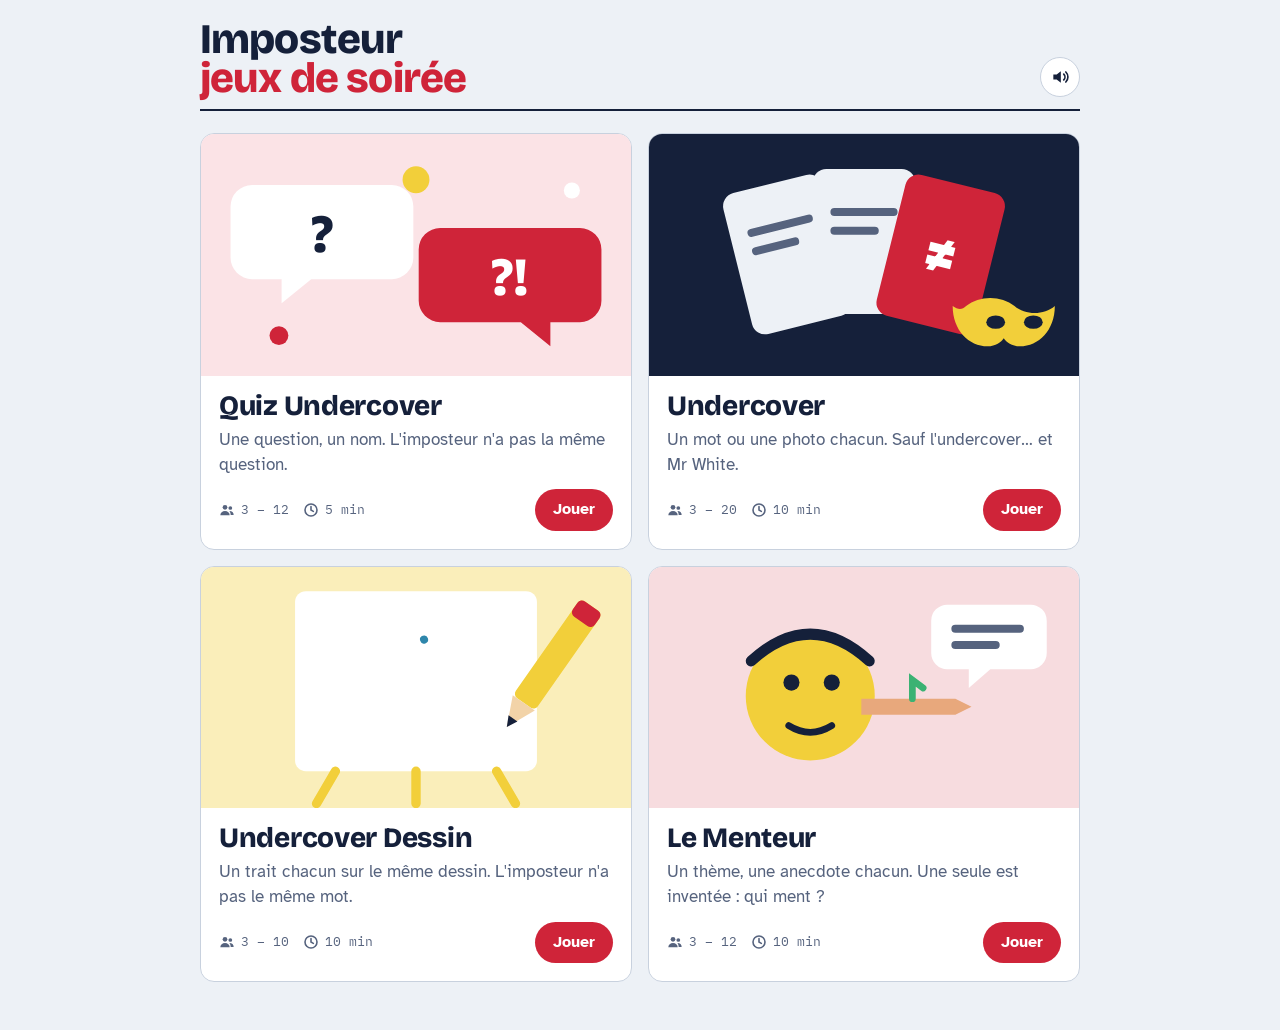
<file: index.html>
<!doctype html>
<html lang="fr">
<head>
<meta charset="utf-8">
<meta name="viewport" content="width=device-width, initial-scale=1, viewport-fit=cover">
<title>Imposteur : jeux de soirée</title>
<meta name="description" content="Jeux de soirée à jouer entre potes sur un seul téléphone.">
<meta name="theme-color" content="#15203A">
<meta name="apple-mobile-web-app-capable" content="yes">
<meta name="mobile-web-app-capable" content="yes">
<meta name="apple-mobile-web-app-status-bar-style" content="default">
<meta name="apple-mobile-web-app-title" content="Imposteur">
<link rel="manifest" href="manifest.webmanifest">
<link rel="apple-touch-icon" href="assets/icons/apple-touch-icon.png">
<link rel="icon" type="image/png" href="assets/icons/icon-192.png">
<link rel="preconnect" href="https://fonts.googleapis.com">
<link rel="preconnect" href="https://fonts.gstatic.com" crossorigin>
<link rel="stylesheet" href="https://fonts.googleapis.com/css2?family=Bricolage+Grotesque:opsz,wght@12..96,700;12..96,800&family=Atkinson+Hyperlegible:wght@400;700&family=IBM+Plex+Mono:wght@500;600&display=swap">
<link rel="stylesheet" href="assets/css/base.css">
</head>
<body>
<main class="sheet wide">
  <header class="head">
    <div class="brand">Imposteur<br><em>jeux de soirée</em></div>
    <div class="head-r"><span id="snd"></span></div>
  </header>
  <section class="games" id="games" aria-label="Jeux"></section>
</main>
<script src="assets/js/catalogue.js"></script>
<script src="assets/js/fx.js"></script>
<script>
  const esc = s => String(s).replace(/[&<>"']/g, c => ({ "&": "&amp;", "<": "&lt;", ">": "&gt;", '"': "&quot;", "'": "&#39;" }[c]));
  // Illustrations animées des cartes (couleurs via les tokens du thème).
  const ART = {
    quiz: `<svg viewBox="0 0 320 180" aria-hidden="true">
      <g class="bob" style="--d:0s"><path d="M38 38h104a16 16 0 0 1 16 16v38a16 16 0 0 1-16 16H82l-22 18v-18H38a16 16 0 0 1-16-16V54a16 16 0 0 1 16-16z" fill="var(--card)"/><text x="90" y="88" text-anchor="middle" font-family="var(--f-display)" font-weight="800" font-size="40" fill="var(--ink)">?</text></g>
      <g class="bob" style="--d:-1.2s"><path d="M178 70h104a16 16 0 0 1 16 16v38a16 16 0 0 1-16 16h-22v18l-22-18h-60a16 16 0 0 1-16-16V86a16 16 0 0 1 16-16z" fill="var(--stamp)"/><text x="230" y="120" text-anchor="middle" font-family="var(--f-display)" font-weight="800" font-size="40" fill="var(--stamp-ink)">?!</text></g>
      <g class="bob" style="--d:-2.1s"><circle cx="160" cy="34" r="10" fill="var(--mark)"/><circle cx="276" cy="42" r="6" fill="var(--card)"/><circle cx="58" cy="150" r="7" fill="var(--stamp)"/></g>
    </svg>`,
    undercover: `<svg viewBox="0 0 320 180" aria-hidden="true">
      <g class="sway" style="--r:-14deg;--d:0s"><rect x="78" y="34" width="76" height="108" rx="10" fill="var(--paper)"/><path d="M94 66h44M94 80h30" stroke="var(--muted)" stroke-width="6" stroke-linecap="round"/></g>
      <g class="sway" style="--r:0deg;--d:-.8s"><rect x="122" y="26" width="76" height="108" rx="10" fill="var(--paper)"/><path d="M138 58h44M138 72h30" stroke="var(--muted)" stroke-width="6" stroke-linecap="round"/></g>
      <g class="sway" style="--r:14deg;--d:-1.6s"><rect x="166" y="34" width="76" height="108" rx="10" fill="var(--stamp)"/><text x="204" y="104" text-anchor="middle" font-family="var(--f-display)" font-weight="800" font-size="46" fill="var(--stamp-ink)">≠</text></g>
      <g class="bob" style="--d:-.6s"><path d="M236 128c10-8 26-8 36 0 8 7 22 7 30 0 0 18-12 30-26 30-6 0-10-3-12-6-2 3-6 6-12 6-14 0-26-12-26-30 4 3 7 3 10 0z" fill="var(--mark)"/><ellipse cx="258" cy="140" rx="7" ry="5" fill="var(--ink)"/><ellipse cx="286" cy="140" rx="7" ry="5" fill="var(--ink)"/></g>
    </svg>`,
    dessin: `<svg viewBox="0 0 320 180" aria-hidden="true">
      <rect x="70" y="18" width="180" height="134" rx="8" fill="#FFFFFF"/>
      <path class="scribble" pathLength="1" d="M96 120c18-40 34-62 52-60s14 40 30 42 22-50 40-52 10 46 18 58" fill="none" stroke="var(--stamp)" stroke-width="7" stroke-linecap="round" stroke-linejoin="round"/>
      <path class="scribble s2" pathLength="1" d="M104 56c20 6 44 4 62-2" fill="none" stroke="#2E86AB" stroke-width="6" stroke-linecap="round"/>
      <path d="M100 152l-14 24M220 152l14 24M160 152v24" stroke="var(--mark)" stroke-width="7" stroke-linecap="round"/>
      <g class="bob" style="--d:-.4s"><g transform="rotate(35 262 70)"><rect x="252" y="20" width="20" height="88" rx="4" fill="var(--mark)"/><path d="M252 108h20l-10 22z" fill="#F2D3A8"/><path d="M258 122h8l-4 8z" fill="var(--ink)"/><rect x="252" y="20" width="20" height="14" rx="4" fill="var(--stamp)"/></g></g>
    </svg>`,
    menteur: `<svg viewBox="0 0 320 180" aria-hidden="true">
      <g class="bob" style="--d:-.3s"><circle cx="120" cy="96" r="48" fill="var(--mark)"/>
        <circle cx="106" cy="86" r="6" fill="var(--ink)"/><circle cx="136" cy="86" r="6" fill="var(--ink)"/>
        <path d="M104 118q16 10 32 0" fill="none" stroke="var(--ink)" stroke-width="5" stroke-linecap="round"/>
        <path d="M76 70q44-40 88 0" fill="none" stroke="var(--ink)" stroke-width="8" stroke-linecap="round"/>
        <g class="nose"><path d="M158 98h70l12 6-12 6h-70z" fill="#E8A87C"/><path d="M196 98v-14l8 6" fill="none" stroke="#3BB273" stroke-width="5" stroke-linecap="round"/></g></g>
      <g class="bob" style="--d:-1.4s"><path d="M222 28h62a12 12 0 0 1 12 12v24a12 12 0 0 1-12 12h-30l-16 14v-14h-16a12 12 0 0 1-12-12V40a12 12 0 0 1 12-12z" fill="var(--card)"/>
        <path d="M228 46h48M228 58h30" stroke="var(--muted)" stroke-width="6" stroke-linecap="round"/></g>
    </svg>`
  };
  const PEOPLE = `<svg viewBox="0 0 24 24" aria-hidden="true"><circle cx="9" cy="8" r="3.5"/><path d="M2 20c0-4 3-6.5 7-6.5s7 2.5 7 6.5z"/><circle cx="17" cy="9" r="2.8"/><path d="M15.5 13.6c4 0 6.5 2.3 6.5 5.9h-4.5c0-2.3-.7-4.3-2-5.9z"/></svg>`;
  const CLOCK = `<svg viewBox="0 0 24 24" aria-hidden="true"><circle cx="12" cy="12" r="9" fill="none" stroke="currentColor" stroke-width="2.4"/><path d="M12 7v5l3.5 2" fill="none" stroke="currentColor" stroke-width="2.4" stroke-linecap="round"/></svg>`;
  const ongoing = key => { try { const s = JSON.parse(localStorage.getItem(key) || "null"); return !!(s && s.g && s.screen && s.screen !== "result" && s.screen !== "setup"); } catch (e) { return false; } };
  document.getElementById("games").innerHTML = GAMES.map((g, i) => {
    const live = g.save && ongoing(g.save);
    return `<a class="game game-${g.art}" href="${esc(g.path)}" style="--i:${i}">
      <div class="art">${ART[g.art] || ""}${live ? `<span class="live">Partie en cours</span>` : ""}</div>
      <div class="game-body">
        <h2>${esc(g.title)}</h2>
        <p>${esc(g.pitch)}</p>
        <div class="meta"><span>${PEOPLE}${esc(g.players)}</span><span>${CLOCK}${esc(g.time)}</span><span class="play">${live ? "Reprendre" : "Jouer"}</span></div>
      </div>
    </a>`;
  }).join("");
  document.getElementById("games").addEventListener("click", e => { if (e.target.closest(".game")) { fx.buzz(10); fx.sound("tick"); } });
  document.getElementById("snd").outerHTML = fx.soundButton();
</script>
<script src="assets/js/pwa.js"></script>
</body>
</html>
</file>
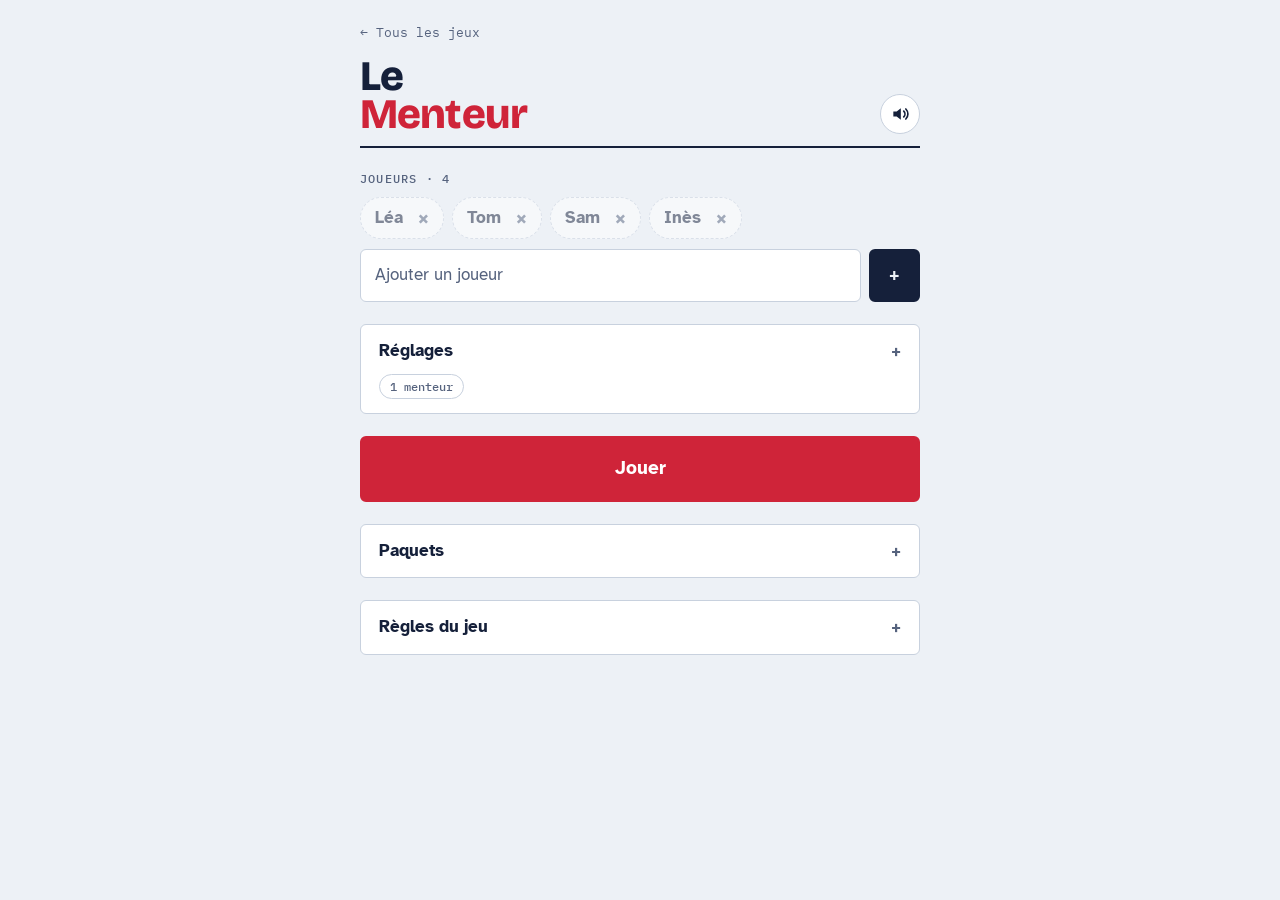
<file: jeux/menteur/index.html>
<!doctype html>
<html lang="fr">
<head>
<meta charset="utf-8">
<meta name="viewport" content="width=device-width, initial-scale=1, viewport-fit=cover">
<title>Le Menteur · Imposteur</title>
<meta name="description" content="Jeux de soirée à jouer entre potes sur un seul téléphone.">
<meta name="theme-color" content="#15203A">
<meta name="apple-mobile-web-app-capable" content="yes">
<meta name="mobile-web-app-capable" content="yes">
<meta name="apple-mobile-web-app-status-bar-style" content="default">
<meta name="apple-mobile-web-app-title" content="Imposteur">
<link rel="manifest" href="../../manifest.webmanifest">
<link rel="apple-touch-icon" href="../../assets/icons/apple-touch-icon.png">
<link rel="icon" type="image/png" href="../../assets/icons/icon-192.png">
<link rel="preconnect" href="https://fonts.googleapis.com">
<link rel="preconnect" href="https://fonts.gstatic.com" crossorigin>
<link rel="stylesheet" href="https://fonts.googleapis.com/css2?family=Bricolage+Grotesque:opsz,wght@12..96,700;12..96,800&family=Atkinson+Hyperlegible:wght@400;700&family=IBM+Plex+Mono:wght@500;600&display=swap">
<link rel="stylesheet" href="../../assets/css/base.css">
<link rel="stylesheet" href="../undercover/style.css">
<link rel="stylesheet" href="style.css">
</head>
<body>
<main id="app" class="sheet" aria-live="polite"></main>
<script src="themes.js"></script>
<script src="../../assets/js/ressemblance.js"></script>
<script src="../../assets/js/paquets.js"></script>
<script src="../../assets/js/fx.js"></script>
<script src="game.js"></script>
<script src="../../assets/js/pwa.js"></script>
</body>
</html>
</file>
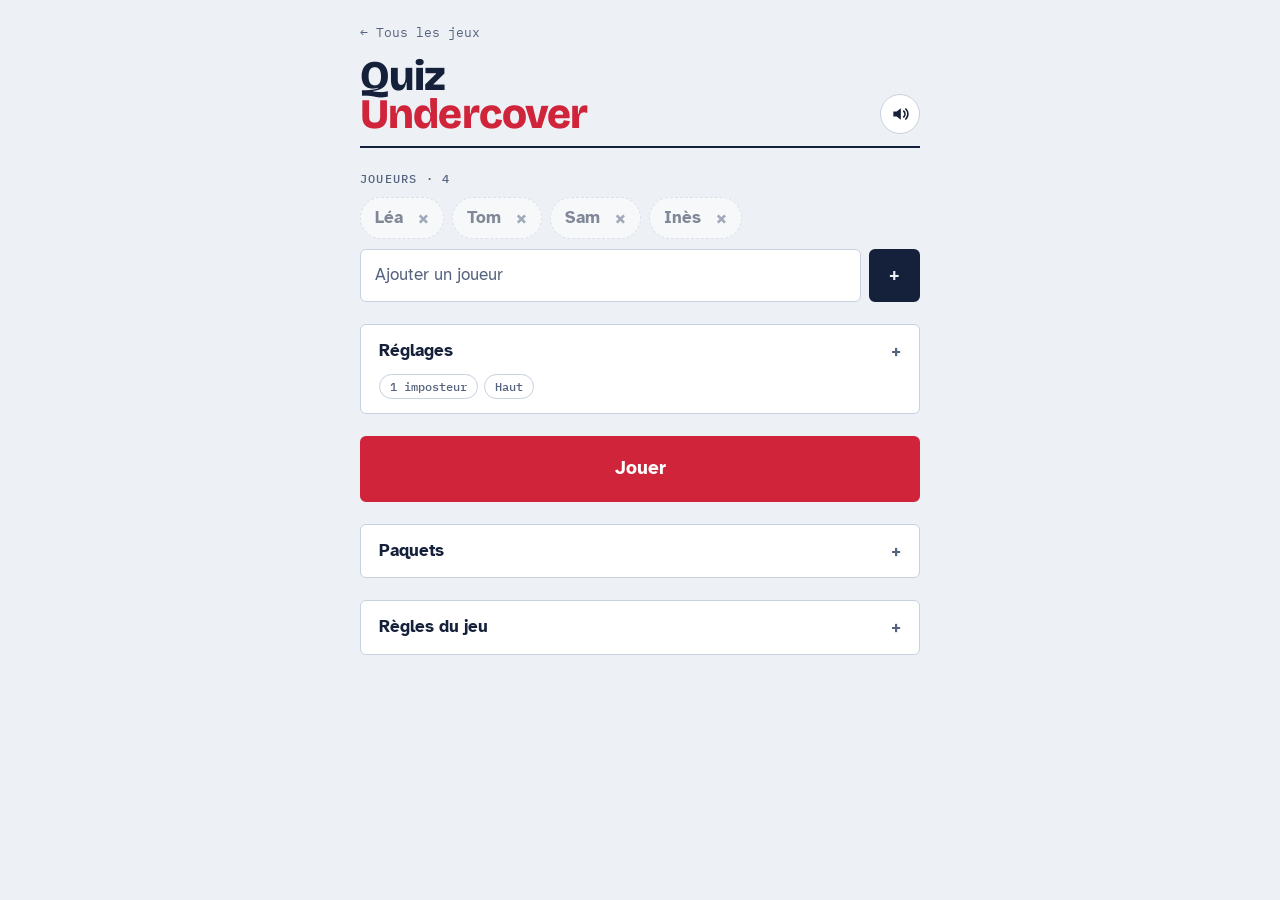
<file: jeux/quiz-undercover/index.html>
<!doctype html>
<html lang="fr">
<head>
<meta charset="utf-8">
<meta name="viewport" content="width=device-width, initial-scale=1, viewport-fit=cover">
<title>Quiz Undercover · Imposteur</title>
<meta name="description" content="Jeux de soirée à jouer entre potes sur un seul téléphone.">
<meta name="theme-color" content="#15203A">
<meta name="apple-mobile-web-app-capable" content="yes">
<meta name="mobile-web-app-capable" content="yes">
<meta name="apple-mobile-web-app-status-bar-style" content="default">
<meta name="apple-mobile-web-app-title" content="Imposteur">
<link rel="manifest" href="../../manifest.webmanifest">
<link rel="apple-touch-icon" href="../../assets/icons/apple-touch-icon.png">
<link rel="icon" type="image/png" href="../../assets/icons/icon-192.png">
<link rel="preconnect" href="https://fonts.googleapis.com">
<link rel="preconnect" href="https://fonts.gstatic.com" crossorigin>
<link rel="stylesheet" href="https://fonts.googleapis.com/css2?family=Bricolage+Grotesque:opsz,wght@12..96,700;12..96,800&family=Atkinson+Hyperlegible:wght@400;700&family=IBM+Plex+Mono:wght@500;600&display=swap">
<link rel="stylesheet" href="../../assets/css/base.css">
<link rel="stylesheet" href="style.css">
</head>
<body>
<main id="app" class="sheet" aria-live="polite"></main>
<script src="questions.js"></script>
<script src="../../assets/js/ressemblance.js"></script>
<script src="../../assets/js/paquets.js"></script>
<script src="../../assets/js/fx.js"></script>
<script src="game.js"></script>
<script src="../../assets/js/pwa.js"></script>
</body>
</html>
</file>
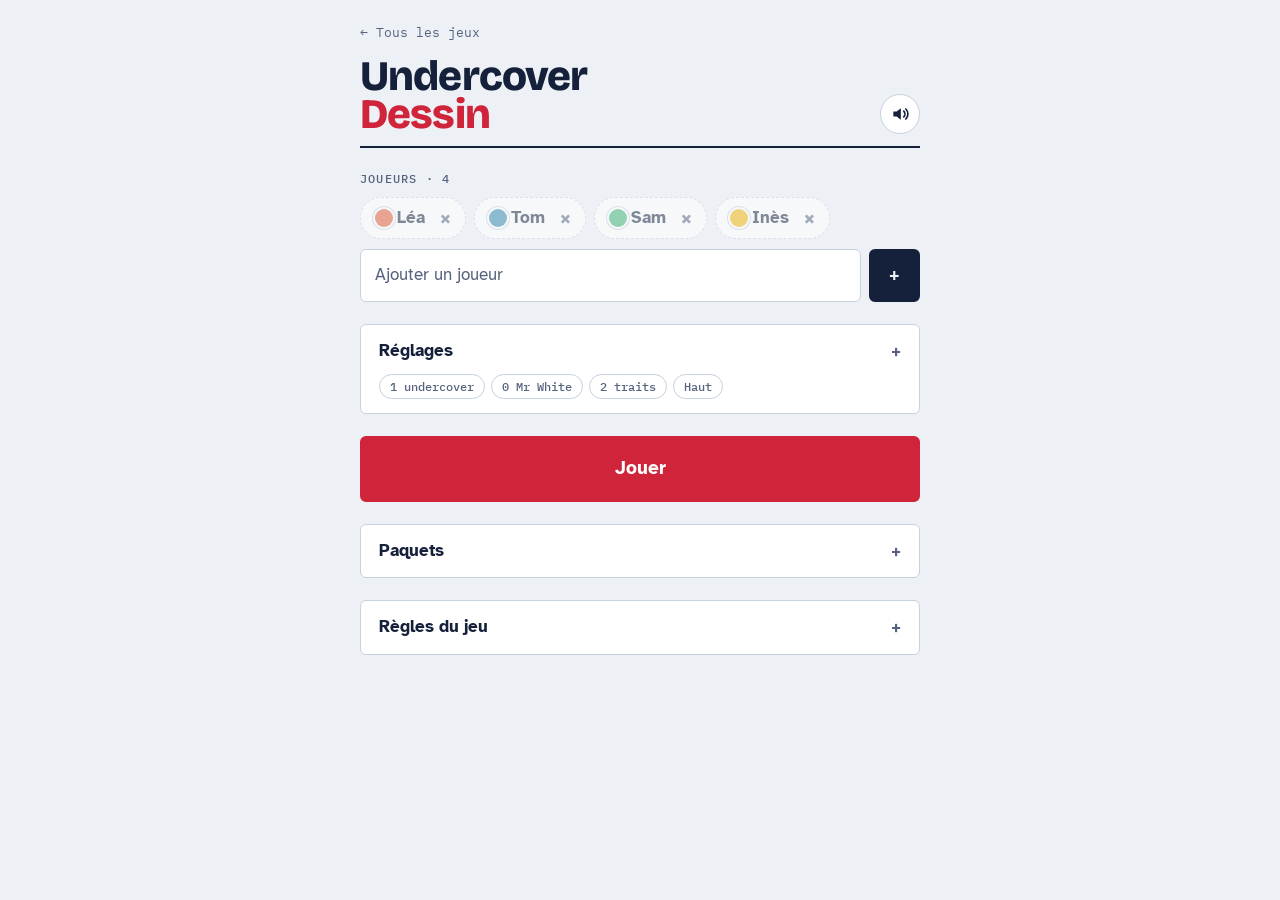
<file: jeux/undercover-dessin/index.html>
<!doctype html>
<html lang="fr">
<head>
<meta charset="utf-8">
<meta name="viewport" content="width=device-width, initial-scale=1, viewport-fit=cover">
<title>Undercover Dessin · Imposteur</title>
<meta name="description" content="Jeux de soirée à jouer entre potes sur un seul téléphone.">
<meta name="theme-color" content="#15203A">
<meta name="apple-mobile-web-app-capable" content="yes">
<meta name="mobile-web-app-capable" content="yes">
<meta name="apple-mobile-web-app-status-bar-style" content="default">
<meta name="apple-mobile-web-app-title" content="Imposteur">
<link rel="manifest" href="../../manifest.webmanifest">
<link rel="apple-touch-icon" href="../../assets/icons/apple-touch-icon.png">
<link rel="icon" type="image/png" href="../../assets/icons/icon-192.png">
<link rel="preconnect" href="https://fonts.googleapis.com">
<link rel="preconnect" href="https://fonts.gstatic.com" crossorigin>
<link rel="stylesheet" href="https://fonts.googleapis.com/css2?family=Bricolage+Grotesque:opsz,wght@12..96,700;12..96,800&family=Atkinson+Hyperlegible:wght@400;700&family=IBM+Plex+Mono:wght@500;600&display=swap">
<link rel="stylesheet" href="../../assets/css/base.css">
<link rel="stylesheet" href="../undercover/style.css">
<link rel="stylesheet" href="style.css">
</head>
<body>
<main id="app" class="sheet" aria-live="polite"></main>
<script src="../undercover/mots.js"></script>
<script src="../../assets/js/ressemblance.js"></script>
<script src="../../assets/js/paquets.js"></script>
<script src="../../assets/js/fx.js"></script>
<script src="game.js"></script>
<script src="../../assets/js/pwa.js"></script>
</body>
</html>
</file>
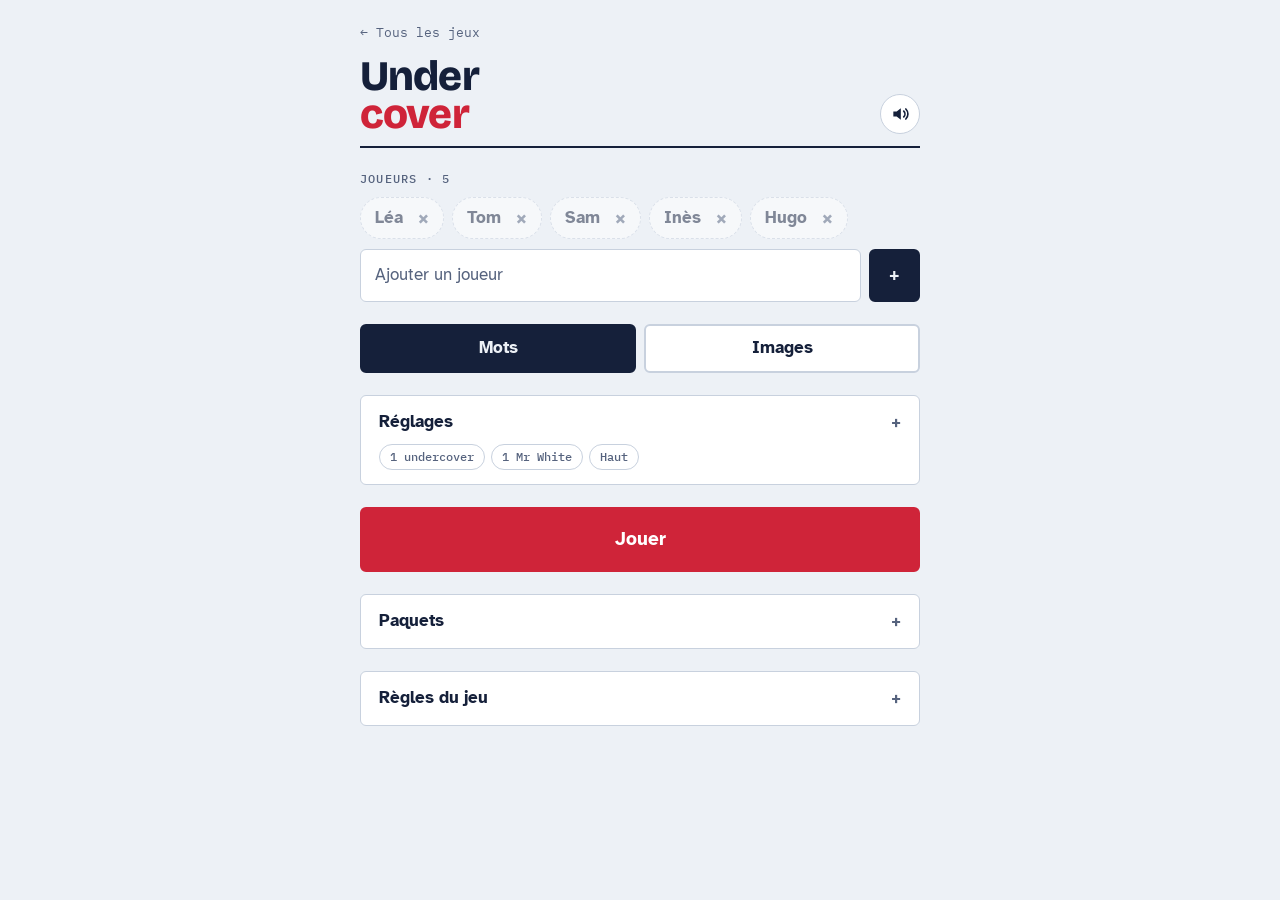
<file: jeux/undercover/index.html>
<!doctype html>
<html lang="fr">
<head>
<meta charset="utf-8">
<meta name="viewport" content="width=device-width, initial-scale=1, viewport-fit=cover">
<title>Undercover · Imposteur</title>
<meta name="description" content="Jeux de soirée à jouer entre potes sur un seul téléphone.">
<meta name="theme-color" content="#15203A">
<meta name="apple-mobile-web-app-capable" content="yes">
<meta name="mobile-web-app-capable" content="yes">
<meta name="apple-mobile-web-app-status-bar-style" content="default">
<meta name="apple-mobile-web-app-title" content="Imposteur">
<link rel="manifest" href="../../manifest.webmanifest">
<link rel="apple-touch-icon" href="../../assets/icons/apple-touch-icon.png">
<link rel="icon" type="image/png" href="../../assets/icons/icon-192.png">
<link rel="preconnect" href="https://fonts.googleapis.com">
<link rel="preconnect" href="https://fonts.gstatic.com" crossorigin>
<link rel="stylesheet" href="https://fonts.googleapis.com/css2?family=Bricolage+Grotesque:opsz,wght@12..96,700;12..96,800&family=Atkinson+Hyperlegible:wght@400;700&family=IBM+Plex+Mono:wght@500;600&display=swap">
<link rel="stylesheet" href="../../assets/css/base.css">
<link rel="stylesheet" href="style.css">
</head>
<body>
<main id="app" class="sheet" aria-live="polite"></main>
<script src="mots.js"></script>
<script src="images.js"></script>
<script src="../../assets/js/ressemblance.js"></script>
<script src="../../assets/js/paquets.js"></script>
<script src="../../assets/js/fx.js"></script>
<script src="game.js"></script>
<script src="../../assets/js/pwa.js"></script>
</body>
</html>
</file>
<file: assets/css/base.css>
/* Styles communs à tout le site : couleurs, typo, boutons, cartes.
   Chaque jeu ajoute ses propres styles dans son dossier. */
/* Layout : une fiche d'interrogatoire centrée (560px max), champs étiquetés en mono, tampon rouge réservé aux moments forts */
:root {
  --paper: #EDF1F6;
  --card: #FFFFFF;
  --ink: #15203A;
  --muted: #56637E;
  --line: #C8D1DE;
  --stamp: #CF2439;
  --stamp-ink: #FFFFFF;
  --stamp-soft: #FBE3E6;
  --mark: #F2CF3A;
  --f-display: "Bricolage Grotesque", "Arial Black", system-ui, sans-serif;
  --f-body: "Atkinson Hyperlegible", system-ui, -apple-system, "Segoe UI", sans-serif;
  --f-mono: "IBM Plex Mono", ui-monospace, Menlo, Consolas, monospace;
}
@media (prefers-color-scheme: dark) {
  :root:not([data-theme="light"]) {
    --paper: #0F1628; --card: #182139; --ink: #E6EBF4; --muted: #96A2BC;
    --line: #2D3B5C; --stamp: #FF5C6D; --stamp-ink: #1A0A0D; --stamp-soft: #3A1C27; --mark: #E0C23A;
    color-scheme: dark;
  }
}
:root[data-theme="dark"] {
  --paper: #0F1628; --card: #182139; --ink: #E6EBF4; --muted: #96A2BC;
  --line: #2D3B5C; --stamp: #FF5C6D; --stamp-ink: #1A0A0D; --stamp-soft: #3A1C27; --mark: #E0C23A;
  color-scheme: dark;
}
html, body { min-height: 100%; }
body {
  background: var(--paper); color: var(--ink);
  font-family: var(--f-body); font-size: 17px; line-height: 1.45;
  padding-left: max(16px, env(safe-area-inset-left, 0px));
  padding-right: max(16px, env(safe-area-inset-right, 0px));
  padding-block: 20px 48px;
  -webkit-tap-highlight-color: transparent;
}
.sheet { max-width: 560px; margin: 0 auto; display: flex; flex-direction: column; gap: 22px; }
.head { display: flex; align-items: flex-end; justify-content: space-between; gap: 12px; border-bottom: 2px solid var(--ink); padding-bottom: 12px; }
.brand { font-family: var(--f-display); font-weight: 800; font-size: clamp(30px, 8.5vw, 42px); line-height: .92; letter-spacing: -.02em; }
.brand em { font-style: normal; color: var(--stamp); }
.stamp { font-family: var(--f-mono); font-weight: 600; text-transform: uppercase; letter-spacing: .12em; font-size: 11px; color: var(--stamp); border: 2px solid var(--stamp); padding: 4px 8px; border-radius: 3px; transform: rotate(-5deg); white-space: nowrap; margin-bottom: 4px; }
.label { font-family: var(--f-mono); font-weight: 500; font-size: 12px; text-transform: uppercase; letter-spacing: .1em; color: var(--muted); }
.field { display: flex; flex-direction: column; gap: 10px; }
.box { background: var(--card); border: 1px solid var(--line); border-radius: 6px; padding: 18px; display: flex; flex-direction: column; gap: 10px; }
.note { margin: 0; color: var(--muted); font-size: 15px; }
.center { text-align: center; }
.lead { margin: 0; font-size: 19px; text-wrap: balance; }
.err { margin: 0; color: var(--stamp); font-size: 15px; font-weight: 700; }
.row { display: flex; gap: 8px; flex-wrap: wrap; }
.row > input { flex: 1 1 160px; }
input[type="text"] { min-width: 0; font: inherit; padding: 12px 14px; border: 1px solid var(--line); border-radius: 6px; background: var(--card); color: var(--ink); }
input[type="text"]::placeholder { color: var(--muted); }

.btn { font: inherit; font-weight: 700; border: 2px solid var(--ink); background: var(--ink); color: var(--paper); border-radius: 6px; padding: 12px 18px; cursor: pointer; }
.btn.ghost { background: transparent; color: var(--ink); }
.btn.big { width: 100%; font-size: 19px; padding: 17px; }
.btn.red { background: var(--stamp); border-color: var(--stamp); color: var(--stamp-ink); }
.btn:disabled { opacity: .38; cursor: not-allowed; }
.btn.quiet { border-color: var(--line); color: var(--muted); font-weight: 400; }
:focus-visible { outline: 3px solid var(--stamp); outline-offset: 2px; }

.seg { display: flex; flex-wrap: wrap; gap: 8px; }
.seg button { font: inherit; font-weight: 700; padding: 10px 14px; border-radius: 6px; border: 2px solid var(--line); background: var(--card); color: var(--ink); cursor: pointer; display: inline-flex; gap: 8px; align-items: baseline; }
.seg button[aria-pressed="true"] { border-color: var(--ink); background: var(--ink); color: var(--paper); }
.seg button:disabled { opacity: .38; cursor: not-allowed; }
.count { font-family: var(--f-mono); font-size: 12px; font-weight: 500; opacity: .75; }
details { background: var(--card); border: 1px solid var(--line); border-radius: 6px; }
summary { cursor: pointer; padding: 14px 18px; font-weight: 700; list-style: none; display: flex; justify-content: space-between; gap: 12px; }
summary::-webkit-details-marker { display: none; }
summary::after { content: "+"; font-family: var(--f-mono); color: var(--muted); }
details[open] summary::after { content: "–"; }
.dbody { padding: 0 18px 18px; display: flex; flex-direction: column; gap: 12px; }
.dbody p, .dbody ol { margin: 0; }
.dbody ol { padding-left: 1.3em; display: flex; flex-direction: column; gap: 6px; }
:root { padding-top: env(safe-area-inset-top, 0px); padding-bottom: env(safe-area-inset-bottom, 0px); }
body { margin: 0; }
[hidden] { display: none !important; }
img { max-width: 100%; }
a { color: inherit; }
.head-l { display: flex; flex-direction: column; gap: 10px; min-width: 0; }
.back { font-family: var(--f-mono); font-size: 13px; color: var(--muted); text-decoration: none; padding-block: 4px; }
.back:hover { color: var(--ink); }

/* Catalogue */
.games { display: grid; grid-template-columns: 1fr; gap: 16px; }
@media (min-width: 720px) { .sheet.wide { max-width: 880px; } .games { grid-template-columns: repeat(2, minmax(0, 1fr)); } }
.game { background: var(--card); border: 1px solid var(--line); border-radius: 14px; overflow: hidden; display: flex; flex-direction: column; text-decoration: none; color: var(--ink); min-width: 0;
  animation: cardin .5s cubic-bezier(.2,.8,.3,1) both; animation-delay: calc(var(--i) * 90ms); transition: transform .15s ease, box-shadow .15s ease; }
@keyframes cardin { from { opacity: 0; transform: translateY(18px); } }
.game:hover { box-shadow: 0 10px 28px color-mix(in srgb, var(--ink) 14%, transparent); }
.game:active { transform: scale(.98); }
.art { position: relative; aspect-ratio: 16 / 9; display: grid; place-items: center; }
.art svg { width: 100%; height: 100%; }
.game-quiz .art { background: var(--stamp-soft); }
.game-undercover .art { background: var(--ink); }
.bob { animation: bob 3.2s ease-in-out infinite; animation-delay: var(--d); }
@keyframes bob { 50% { transform: translateY(-7px); } }
.sway { transform-box: fill-box; transform-origin: 50% 100%; transform: rotate(var(--r)); animation: sway 3.6s ease-in-out infinite; animation-delay: var(--d); }
@keyframes sway { 50% { transform: rotate(calc(var(--r) + 4deg)) translateY(-4px); } }
.game:hover .bob, .game:hover .sway { animation-duration: 1.4s; }
.live { position: absolute; top: 12px; left: 12px; font-family: var(--f-mono); font-size: 11px; font-weight: 600; text-transform: uppercase; letter-spacing: .1em; background: var(--stamp); color: var(--stamp-ink); border-radius: 999px; padding: 4px 10px; }
.live::before { content: ""; display: inline-block; width: 7px; height: 7px; border-radius: 50%; background: currentColor; margin-right: 6px; vertical-align: 1px; animation: blink 1.2s ease-in-out infinite; }
@keyframes blink { 50% { opacity: .2; } }
.game-body { padding: 16px 18px 18px; display: flex; flex-direction: column; gap: 8px; }
.game h2 { margin: 0; font-family: var(--f-display); font-weight: 800; font-size: 28px; line-height: 1; letter-spacing: -.01em; }
.game p { margin: 0; color: var(--muted); }
.meta { display: flex; align-items: center; gap: 14px; margin-top: 4px; font-family: var(--f-mono); font-size: 13px; color: var(--muted); }
.meta span { display: inline-flex; align-items: center; gap: 6px; }
.meta svg { width: 16px; height: 16px; fill: currentColor; }
.play { margin-left: auto; font-family: var(--f-body); font-weight: 700; font-size: 16px; background: var(--stamp); color: var(--stamp-ink) !important; border-radius: 999px; padding: 9px 18px; }
@media (prefers-reduced-motion: reduce) { * { animation: none !important; transition: none !important; } }

/* Réglage « Taux de ressemblance » (assets/js/ressemblance.js) */
.seg.sim button { flex: 1 1 auto; justify-content: center; align-items: center; padding: 10px 12px; }
.sim-bars { display: inline-flex; align-items: flex-end; gap: 2px; height: 14px; }
.sim-bars i { width: 4px; border-radius: 1px; background: currentColor; opacity: .25; }
.sim-bars i:nth-child(1) { height: 5px; } .sim-bars i:nth-child(2) { height: 7px; } .sim-bars i:nth-child(3) { height: 9px; } .sim-bars i:nth-child(4) { height: 11px; } .sim-bars i:nth-child(5) { height: 14px; }
.sim-bars i.on { opacity: 1; }
.sim-desc { background: var(--card); border: 1px solid var(--line); border-left: 4px solid var(--stamp); border-radius: 6px; padding: 12px 14px; font-size: 15px; }
.sim-desc span { color: var(--muted); }

/* Effets (assets/js/fx.js) */
.enter { animation: enter .3s cubic-bezier(.2,.8,.3,1); }
@keyframes enter { from { opacity: 0; transform: translateY(12px); } }
.btn, .seg button, .pick button, .chip button { transition: transform .12s ease, background-color .15s ease, border-color .15s ease; }
.btn:active:not(:disabled), .seg button:active:not(:disabled), .pick button:active { transform: scale(.96); }
.chip.ex { opacity: .5; border-style: dashed; }
.settings summary { display: grid; grid-template-columns: minmax(0, 1fr) auto; align-items: center; row-gap: 10px; }
.settings summary::after { grid-column: 2; grid-row: 1; }
.settings .st { grid-column: 1; grid-row: 1; white-space: nowrap; }
.settings .sum { grid-column: 1 / -1; grid-row: 2; display: flex; flex-wrap: wrap; gap: 6px; }
.settings .sum i { font-style: normal; font-family: var(--f-mono); font-size: 12px; font-weight: 500; color: var(--muted); border: 1px solid var(--line); border-radius: 999px; padding: 3px 10px; white-space: nowrap; }
.settings .dbody { gap: 20px; }
.seg.full button { flex: 1; justify-content: center; }
.snd { font: inherit; width: 40px; height: 40px; border-radius: 50%; border: 1px solid var(--line); background: var(--card); color: var(--ink); display: inline-grid; place-items: center; cursor: pointer; flex: none; padding: 0; }
.snd svg { width: 20px; height: 20px; fill: currentColor; }
.snd[aria-pressed="false"] { color: var(--muted); }
.head-r { display: flex; align-items: center; gap: 10px; }
.game-dessin .art { background: color-mix(in srgb, var(--mark) 35%, var(--card)); }
.scribble { stroke-dasharray: 1; stroke-dashoffset: 1; animation: scribble 4s ease-in-out infinite; }
.scribble.s2 { animation-delay: 1.2s; }
@keyframes scribble { 0% { stroke-dashoffset: 1; } 45%, 85% { stroke-dashoffset: 0; } 100% { stroke-dashoffset: 0; opacity: 0; } }
/* En-tête : le titre ne se fait jamais recouvrir ; le tampon passe à la ligne s'il manque de place. */
.head { flex-wrap: wrap; row-gap: 8px; }
.head-l { flex: 1 1 auto; }
.head-r { margin-left: auto; }
@media (max-width: 420px) { .stamp { font-size: 10px; letter-spacing: .1em; padding: 3px 7px; } }

/* Gestion des paquets (assets/js/paquets.js) */
.pk-list { list-style: none; margin: 0; padding: 0; display: flex; flex-direction: column; }
.pk-list button { width: 100%; font: inherit; display: flex; align-items: center; gap: 10px; padding: 12px 2px; border: 0; border-bottom: 1px dashed var(--line); background: none; color: var(--ink); cursor: pointer; text-align: left; font-weight: 700; }
.pk-list small { font-family: var(--f-mono); font-weight: 500; font-size: 11px; text-transform: uppercase; letter-spacing: .08em; color: var(--stamp); }
.pk-list i { margin-left: auto; font-style: normal; color: var(--muted); font-size: 22px; line-height: 1; }
.pk-head { display: flex; align-items: center; gap: 12px; }
.pk-back { font: inherit; font-family: var(--f-mono); font-size: 13px; color: var(--muted); background: none; border: 0; padding: 4px 0; cursor: pointer; }
.pk-head strong { font-family: var(--f-display); font-size: 22px; }
.pk-add { display: grid; grid-template-columns: 1fr; gap: 8px; }
.pk-add .btn { grid-column: 1 / -1; }
.pk-add input, input[type="search"] { min-width: 0; font: inherit; padding: 12px 14px; border: 1px solid var(--line); border-radius: 6px; background: var(--card); color: var(--ink); }
.pk-words { max-height: 320px; overflow-y: auto; }
.pk-words .chip { font-weight: 400; }
.seg [data-pk="more"] { border-style: dashed; color: var(--muted); font-weight: 400; }
.game-menteur .art { background: color-mix(in srgb, var(--stamp) 16%, var(--card)); }
.nose { transform-box: fill-box; transform-origin: 0 50%; animation: nose 3.6s ease-in-out infinite; }
@keyframes nose { 0%, 20% { transform: scaleX(.35); } 55%, 80% { transform: scaleX(1); } 100% { transform: scaleX(.35); } }
</file>
<file: jeux/undercover/style.css>
/* Styles propres à l'Undercover */
.players { display: flex; flex-wrap: wrap; gap: 8px; }
.chip { display: inline-flex; align-items: center; gap: 4px; background: var(--card); border: 1px solid var(--line); border-radius: 999px; padding: 4px 4px 4px 14px; font-weight: 700; max-width: 100%; }
.chip span { overflow: hidden; text-overflow: ellipsis; white-space: nowrap; }
.chip button { font: inherit; border: 0; background: transparent; color: var(--muted); width: 32px; height: 32px; border-radius: 50%; cursor: pointer; font-size: 20px; line-height: 1; }
.chip button:hover { background: var(--stamp-soft); color: var(--stamp); }
.pick { display: grid; grid-template-columns: repeat(2, minmax(0, 1fr)); gap: 8px; }
.pick button { font: inherit; font-weight: 700; text-align: left; padding: 14px; border-radius: 6px; border: 2px solid var(--line); background: var(--card); color: var(--ink); cursor: pointer; overflow-wrap: anywhere; }
.pick button[aria-pressed="true"] { border-color: var(--stamp); background: var(--stamp-soft); color: var(--stamp); }
.pass { align-items: flex-start; padding-block: 28px; }
.pass-name { font-family: var(--f-display); font-weight: 800; font-size: clamp(42px, 14vw, 68px); line-height: 1; letter-spacing: -.02em; overflow-wrap: anywhere; }
.steps { display: flex; gap: 4px; }
.steps i { flex: 1; height: 4px; border-radius: 2px; background: var(--line); }
.steps i.on { background: var(--ink); }
.answers { display: flex; flex-direction: column; }
.ans { display: grid; grid-template-columns: minmax(0, 1fr) auto minmax(0, 1fr); gap: 10px; align-items: baseline; padding: 10px 0; border-bottom: 1px dashed var(--line); }
.ans span, .ans strong { overflow-wrap: anywhere; }
.ans strong { text-align: right; }
.verdict-wrap { display: flex; justify-content: center; padding-block: 12px; }
.verdict { font-family: var(--f-display); font-weight: 800; font-size: clamp(36px, 11vw, 56px); text-transform: uppercase; letter-spacing: .02em; color: var(--stamp); border: 4px solid var(--stamp); border-radius: 6px; padding: 4px 16px; transform: rotate(-4deg); animation: thump .38s cubic-bezier(.2,.9,.3,1.2); }
@keyframes thump { from { transform: rotate(-4deg) scale(1.7); opacity: 0; } to { transform: rotate(-4deg) scale(1); opacity: 1; } }
.scores { list-style: none; margin: 0; padding: 0; display: flex; flex-direction: column; }
.scores li { display: grid; grid-template-columns: 2.2ch minmax(0, 1fr) auto auto; gap: 10px; align-items: baseline; padding: 9px 0; border-bottom: 1px dashed var(--line); }
.scores li:last-child { border-bottom: 0; }
.scores .rk { font-family: var(--f-mono); color: var(--muted); font-size: 13px; }
.scores .nm { font-weight: 700; overflow: hidden; text-overflow: ellipsis; white-space: nowrap; }
.scores .pt { font-family: var(--f-mono); font-variant-numeric: tabular-nums; font-weight: 600; }
.scores .dl { font-family: var(--f-mono); font-variant-numeric: tabular-nums; font-size: 13px; color: var(--stamp); min-width: 3ch; text-align: right; }
.custom-list { list-style: none; margin: 0; padding: 0; display: flex; flex-direction: column; gap: 8px; }
.custom-list li { display: grid; grid-template-columns: minmax(0, 1fr) auto; gap: 8px; align-items: start; padding: 10px 0; border-top: 1px dashed var(--line); font-size: 15px; }
.custom-list small { display: block; color: var(--muted); }
.custom-list button { font: inherit; border: 0; background: transparent; color: var(--muted); cursor: pointer; font-size: 20px; width: 32px; height: 32px; }
.stack { display: flex; flex-direction: column; gap: 8px; }
.ans { grid-template-columns: minmax(0, 1fr) auto; }
.word { margin: 0; font-family: var(--f-display); font-weight: 800; font-size: clamp(38px, 12vw, 60px); line-height: 1.05; letter-spacing: -.01em; overflow-wrap: anywhere; color: var(--stamp); }
.order { margin: 0; padding-left: 1.6em; display: flex; flex-direction: column; gap: 6px; font-weight: 700; font-size: 19px; }
.order li::marker { font-family: var(--f-mono); font-weight: 500; color: var(--muted); }
.verdict { text-align: center; font-size: clamp(28px, 9vw, 48px); max-width: 100%; overflow-wrap: anywhere; }
.verdict-wrap { overflow-x: clip; }
.photo { display: block; width: 100%; height: auto; max-height: 58vh; object-fit: contain; border-radius: 4px; min-height: 120px; }
.thumb { width: 44px; height: 44px; object-fit: cover; object-position: center 25%; border-radius: 4px; vertical-align: middle; margin-right: 6px; background: var(--line); }
.ans strong { display: flex; align-items: center; justify-content: flex-end; gap: 6px; text-align: right; }
.ans strong .thumb { margin: 0; flex: none; }
.ans { align-items: center; }

/* Mode Images : photo en grand, fiche « en savoir plus », imposteur mis en avant */
.photo-card { padding: 12px; }
.photo-btn { position: relative; display: block; width: 100%; padding: 0; border: 0; background: none; cursor: zoom-in; }
.photo.big { max-height: 70vh; min-height: 220px; border-radius: 8px; background: color-mix(in srgb, var(--line) 35%, transparent); }
.info-dot { position: absolute; right: 10px; bottom: 10px; width: 30px; height: 30px; border-radius: 50%; background: rgba(10, 14, 28, .65); color: #fff; font: 700 16px/30px var(--f-display); text-align: center; font-style: italic; }
.lightbox { position: fixed; inset: 0; z-index: 50; background: rgba(8, 10, 20, .94); display: flex; flex-direction: column; overflow-y: auto; animation: lbin .2s ease-out; }
@keyframes lbin { from { opacity: 0; } }
.lb-img { width: 100%; max-height: 62vh; object-fit: contain; margin-top: calc(60px + env(safe-area-inset-top, 0px)); flex: none; }
.lb-body { margin-top: auto; background: var(--card); color: var(--ink); border-radius: 18px 18px 0 0; padding: 20px 18px calc(24px + env(safe-area-inset-bottom, 0px)); display: flex; flex-direction: column; gap: 12px; max-width: 560px; width: 100%; box-sizing: border-box; align-self: center; }
.lb-body h3 { margin: 0; font-family: var(--f-display); font-weight: 800; font-size: 26px; line-height: 1.1; }
.lb-text { margin: 0; color: var(--muted); font-size: 16px; }
.lb-body .btn { text-decoration: none; text-align: center; flex: 1 1 auto; }
.lb-close { position: fixed; top: calc(12px + env(safe-area-inset-top, 0px)); right: 12px; z-index: 51; width: 44px; height: 44px; border-radius: 50%; border: 0; background: rgba(255, 255, 255, .16); color: #fff; font-size: 28px; line-height: 1; cursor: pointer; }
.duo-photos { display: grid; grid-template-columns: 1fr 1fr; gap: 12px; }
.pcard { position: relative; font: inherit; padding: 0; border: 2px solid var(--line); border-radius: 12px; overflow: hidden; background: var(--card); color: var(--ink); display: flex; flex-direction: column; text-align: left; cursor: pointer; }
.pcard img { width: 100%; aspect-ratio: 3 / 4; object-fit: cover; object-position: center 25%; display: block; background: var(--line); }
.pc-name { padding: 8px 10px 10px; font-weight: 700; font-size: 15px; line-height: 1.2; }
.pc-tag { position: absolute; top: 8px; left: 8px; font-family: var(--f-mono); font-size: 11px; font-weight: 600; text-transform: uppercase; letter-spacing: .08em; background: var(--card); color: var(--ink); border-radius: 4px; padding: 3px 7px; }
.pcard .info-dot { top: 8px; bottom: auto; right: 8px; }
.pcard.imp { border-color: var(--stamp); box-shadow: 0 0 0 3px var(--stamp-soft); }
.pcard.imp .pc-tag { background: var(--stamp); color: var(--stamp-ink); transform: rotate(-4deg); }
.pcard.imp .pc-name { color: var(--stamp); }
.ans.imp span, .ans.imp strong { color: var(--stamp); }
.lb-img.lb-only { max-height: calc(100vh - 120px); margin-bottom: 40px; }
</file>
<file: jeux/menteur/style.css>
/* Styles propres au Menteur (en plus de ceux de l'Undercover) */
.theme-card { align-items: center; text-align: center; gap: 12px; padding: 24px 18px; }
.theme-txt { margin: 0; font-family: var(--f-display); font-weight: 700; font-size: clamp(24px, 6.6vw, 32px); line-height: 1.15; text-wrap: balance; }
.role { margin: 0; font-family: var(--f-display); font-weight: 800; font-size: clamp(30px, 9vw, 42px); line-height: 1; }
.role.liar { color: var(--stamp); }
.order { margin: 0; padding-left: 1.6em; display: flex; flex-direction: column; gap: 6px; font-weight: 700; font-size: 19px; }
.order li::marker { font-family: var(--f-mono); font-weight: 500; color: var(--muted); }
.timer { font-family: var(--f-mono); font-weight: 600; font-size: 40px; font-variant-numeric: tabular-nums; line-height: 1; }
.timer.done { color: var(--stamp); }
.tally { display: flex; flex-direction: column; gap: 8px; }
.t { display: grid; grid-template-columns: minmax(0, 7.5em) minmax(0, 1fr) 2ch; gap: 10px; align-items: center; }
.t span:first-child { font-weight: 700; overflow: hidden; text-overflow: ellipsis; white-space: nowrap; }
.t.liar span:first-child { color: var(--stamp); }
.bar { height: 14px; border-radius: 2px; background: color-mix(in srgb, var(--line) 45%, transparent); overflow: hidden; }
.bar i { display: block; height: 100%; background: var(--mark); }
.t.liar .bar i { background: var(--stamp); }
.num { font-family: var(--f-mono); font-variant-numeric: tabular-nums; text-align: right; }
.liars { display: flex; flex-direction: column; gap: 10px; align-items: center; }
.liars .verdict { font-size: clamp(26px, 8vw, 40px); }
</file>
<file: jeux/quiz-undercover/style.css>
/* Styles propres au Quiz Undercover */
.players { display: flex; flex-wrap: wrap; gap: 8px; }
.chip { display: inline-flex; align-items: center; gap: 4px; background: var(--card); border: 1px solid var(--line); border-radius: 999px; padding: 4px 4px 4px 14px; font-weight: 700; max-width: 100%; }
.chip span { overflow: hidden; text-overflow: ellipsis; white-space: nowrap; }
.chip button { font: inherit; border: 0; background: transparent; color: var(--muted); width: 32px; height: 32px; border-radius: 50%; cursor: pointer; font-size: 20px; line-height: 1; }
.chip button:hover { background: var(--stamp-soft); color: var(--stamp); }
.pick { display: grid; grid-template-columns: repeat(2, minmax(0, 1fr)); gap: 8px; }
.pick button { font: inherit; font-weight: 700; text-align: left; padding: 14px; border-radius: 6px; border: 2px solid var(--line); background: var(--card); color: var(--ink); cursor: pointer; overflow-wrap: anywhere; }
.pick button[aria-pressed="true"] { border-color: var(--stamp); background: var(--stamp-soft); color: var(--stamp); }

.question { margin: 0; font-family: var(--f-display); font-weight: 700; font-size: clamp(24px, 6.6vw, 32px); line-height: 1.15; text-wrap: balance; }
.question.sm { font-size: clamp(20px, 5.4vw, 25px); }
.pass { align-items: flex-start; padding-block: 28px; }
.pass-name { font-family: var(--f-display); font-weight: 800; font-size: clamp(42px, 14vw, 68px); line-height: 1; letter-spacing: -.02em; overflow-wrap: anywhere; }
.steps { display: flex; gap: 4px; }
.steps i { flex: 1; height: 4px; border-radius: 2px; background: var(--line); }
.steps i.on { background: var(--ink); }

.answers { display: flex; flex-direction: column; }
.ans { display: grid; grid-template-columns: minmax(0, 1fr) auto minmax(0, 1fr); gap: 10px; align-items: baseline; padding: 10px 0; border-bottom: 1px dashed var(--line); }
.ans span, .ans strong { overflow-wrap: anywhere; }
.ans .arrow { font-family: var(--f-mono); font-size: 12px; color: var(--muted); text-transform: uppercase; letter-spacing: .08em; }
.ans strong { text-align: right; }

.tally { display: flex; flex-direction: column; gap: 8px; }
.t { display: grid; grid-template-columns: minmax(0, 7.5em) minmax(0, 1fr) 2ch; gap: 10px; align-items: center; }
.t span:first-child { font-weight: 700; overflow: hidden; text-overflow: ellipsis; white-space: nowrap; }
.bar { height: 14px; border-radius: 2px; background: color-mix(in srgb, var(--line) 45%, transparent); overflow: hidden; }
.bar i { display: block; height: 100%; background: var(--mark); }
.num { font-family: var(--f-mono); font-variant-numeric: tabular-nums; text-align: right; }

.timer { font-family: var(--f-mono); font-weight: 600; font-size: 40px; font-variant-numeric: tabular-nums; line-height: 1; }
.timer.done { color: var(--stamp); }

.verdict-wrap { display: flex; justify-content: center; padding-block: 12px; }
.verdict { font-family: var(--f-display); font-weight: 800; font-size: clamp(36px, 11vw, 56px); text-transform: uppercase; letter-spacing: .02em; color: var(--stamp); border: 4px solid var(--stamp); border-radius: 6px; padding: 4px 16px; transform: rotate(-4deg); animation: thump .38s cubic-bezier(.2,.9,.3,1.2); }
@keyframes thump { from { transform: rotate(-4deg) scale(1.7); opacity: 0; } to { transform: rotate(-4deg) scale(1); opacity: 1; } }

.scores { list-style: none; margin: 0; padding: 0; display: flex; flex-direction: column; }
.scores li { display: grid; grid-template-columns: 2.2ch minmax(0, 1fr) auto auto; gap: 10px; align-items: baseline; padding: 9px 0; border-bottom: 1px dashed var(--line); }
.scores li:last-child { border-bottom: 0; }
.scores .rk { font-family: var(--f-mono); color: var(--muted); font-size: 13px; }
.scores .nm { font-weight: 700; overflow: hidden; text-overflow: ellipsis; white-space: nowrap; }
.scores .pt { font-family: var(--f-mono); font-variant-numeric: tabular-nums; font-weight: 600; }
.scores .dl { font-family: var(--f-mono); font-variant-numeric: tabular-nums; font-size: 13px; color: var(--stamp); min-width: 3ch; text-align: right; }
.custom-list { list-style: none; margin: 0; padding: 0; display: flex; flex-direction: column; gap: 8px; }
.custom-list li { display: grid; grid-template-columns: minmax(0, 1fr) auto; gap: 8px; align-items: start; padding: 10px 0; border-top: 1px dashed var(--line); font-size: 15px; }
.custom-list small { display: block; color: var(--muted); }
.custom-list button { font: inherit; border: 0; background: transparent; color: var(--muted); cursor: pointer; font-size: 20px; width: 32px; height: 32px; }
.stack { display: flex; flex-direction: column; gap: 8px; }

/* Question masquée (floutée sous un tampon) */
.veil { position: relative; border-radius: 6px; overflow: hidden; }
.veil-body { display: flex; flex-direction: column; gap: 10px; }
.veil:not(.open) .veil-body { filter: blur(9px); opacity: .75; user-select: none; pointer-events: none; min-height: 210px; justify-content: center; }
.veil:not(.open) { background: repeating-linear-gradient(-45deg, var(--stamp-soft) 0 10px, transparent 10px 20px); }
.veil-cover { position: absolute; inset: 0; display: flex; flex-direction: column; align-items: center; justify-content: center; gap: 10px; padding: 12px; text-align: center; }
.veil-lock { width: 30px; height: 30px; fill: var(--stamp); stroke: var(--stamp); stroke-width: 2; stroke-linecap: round; }
.veil-lock rect { stroke: none; }
.veil-stamp { font-family: var(--f-mono); font-weight: 600; text-transform: uppercase; letter-spacing: .14em; font-size: 13px; color: var(--stamp); border: 2px solid var(--stamp); border-radius: 3px; padding: 3px 10px; transform: rotate(-4deg); background: var(--card); }
.veil-hint { font-size: 13px; color: var(--muted); background: var(--card); border-radius: 3px; padding: 1px 6px; }
.veil.anim .veil-body { animation: unveil .5s ease-out; }
@keyframes unveil { from { filter: blur(9px); opacity: .75; } to { filter: none; opacity: 1; } }
</file>
<file: jeux/undercover-dessin/style.css>
/* Styles propres à l'Undercover Dessin (en plus de ceux de l'Undercover) */
.board { position: relative; background: #FFFFFF; border: 1px solid var(--line); border-radius: 10px; overflow: hidden; aspect-ratio: 1 / 1; touch-action: none; box-shadow: inset 0 0 0 6px #F6F4EF; }
.board canvas { width: 100%; height: 100%; display: block; touch-action: none; cursor: crosshair; }
.board.locked canvas { cursor: default; }
.board .hint { position: absolute; inset: auto 0 12px; text-align: center; font-size: 14px; color: #8A8F99; pointer-events: none; }
.who { display: flex; align-items: center; gap: 10px; }
.dot { width: 18px; height: 18px; border-radius: 50%; flex: none; box-shadow: 0 0 0 2px var(--card), 0 0 0 3px var(--line); }
.who .pass-name { font-size: clamp(30px, 9vw, 44px); }
.queue { display: flex; flex-wrap: wrap; gap: 6px; }
.queue i { width: 12px; height: 12px; border-radius: 50%; opacity: .3; }
.queue i.done { opacity: 1; }
.queue i.now { opacity: 1; outline: 2px solid var(--ink); outline-offset: 2px; }
.legend { display: flex; flex-wrap: wrap; gap: 8px 14px; font-size: 14px; }
.legend span { display: inline-flex; align-items: center; gap: 6px; }
.legend .dot { width: 12px; height: 12px; }
.theme { font-family: var(--f-mono); font-size: 13px; text-transform: uppercase; letter-spacing: .08em; color: var(--muted); }
.mini { max-width: 260px; margin: 0 auto; width: 100%; }
</file>
